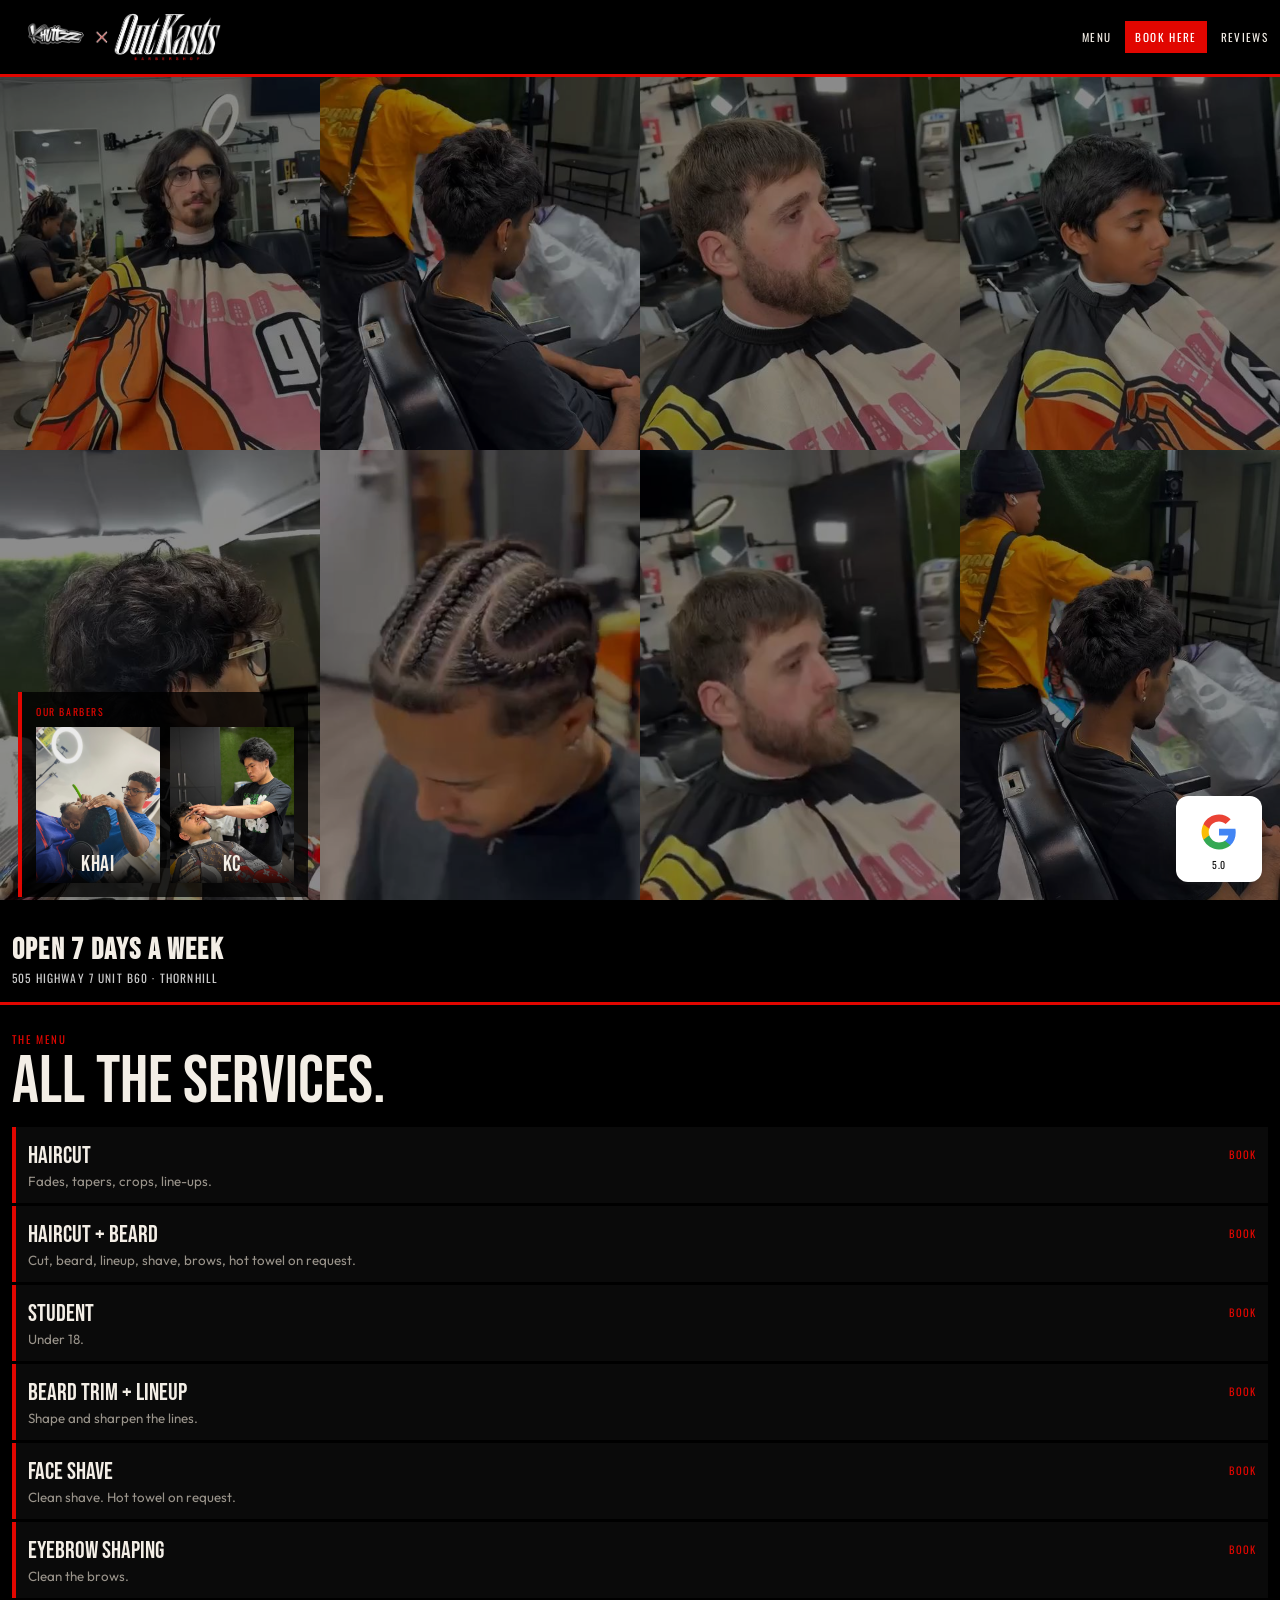
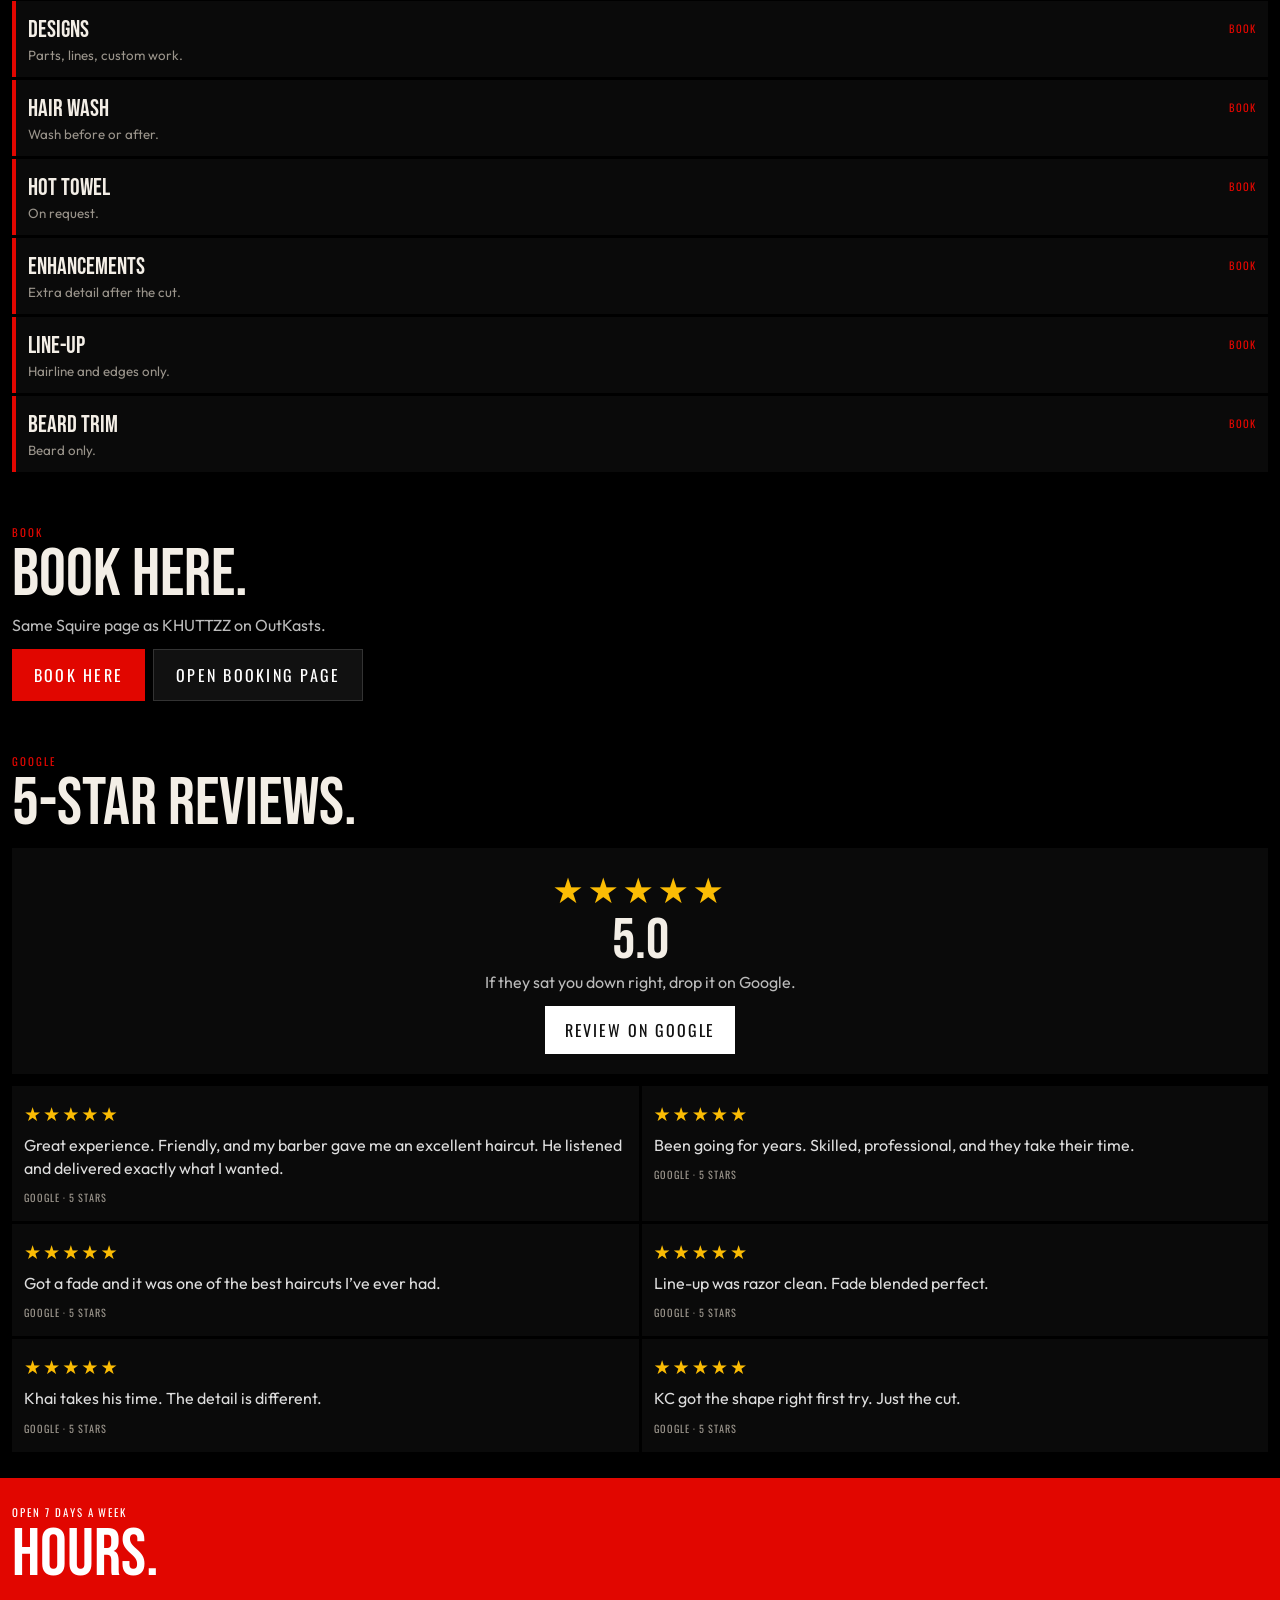
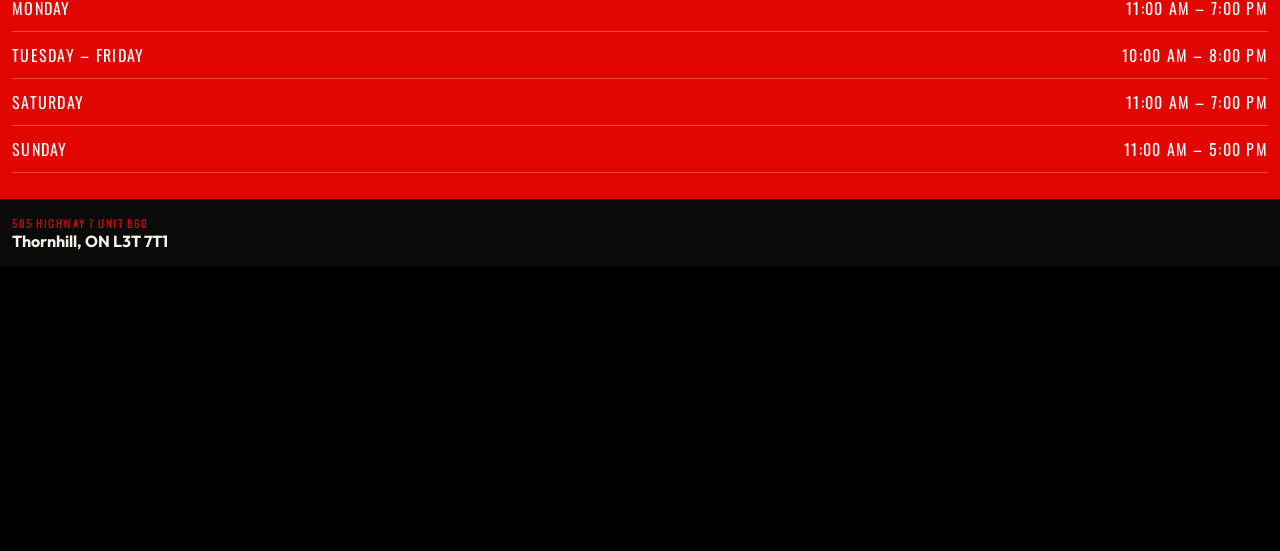
<file: index.html>
<!DOCTYPE html>
<html lang="en">
<head>
  <meta charset="utf-8" />
  <meta name="viewport" content="width=device-width, initial-scale=1, viewport-fit=cover" />
  <title>KHUTTZZ x OutKasts | Thornhill</title>
  <link rel="icon" href="assets/logo.png" />
  <meta name="theme-color" content="#000000" />
  <meta name="apple-mobile-web-app-capable" content="yes" />
  <meta name="description" content="KHUTTZZ x OutKasts. Open 7 days a week. 505 Highway 7 Unit B60, Thornhill." />
  <link rel="preconnect" href="https://fonts.googleapis.com" />
  <link rel="preconnect" href="https://fonts.gstatic.com" crossorigin />
  <link href="https://fonts.googleapis.com/css2?family=Bebas+Neue&family=Oswald:wght@500;600&family=Outfit:wght@400;600&display=swap" rel="stylesheet" />
  <style>
    :root { --red:#e10600; --ink:#f3eee6; --mute:#9a948b; --gold:#fbbc04; }
    * { box-sizing:border-box; margin:0; padding:0; }
    html,body { width:100%; overflow-x:hidden; background:#000; color:var(--ink); }
    body { font-family:Outfit,system-ui,sans-serif; }
    img { display:block; }
    a { color:inherit; text-decoration:none; }
    img[broken] { display:none !important; }

    video::-webkit-media-controls,
    video::-webkit-media-controls-enclosure,
    video::-webkit-media-controls-panel,
    video::-webkit-media-controls-overlay-play-button,
    video::-webkit-media-controls-start-playback-button,
    video::-webkit-media-controls-overlay-enclosure {
      display:none !important;
      opacity:0 !important;
      pointer-events:none !important;
      -webkit-appearance:none;
      width:0 !important;
      height:0 !important;
    }

    .wall {
      position:fixed; inset:0; z-index:0;
      display:grid;
      grid-template-columns:1fr 1fr;
      grid-template-rows:repeat(4,1fr);
      width:100%; height:100%;
      pointer-events:none;
      transform:translateZ(0);
      -webkit-transform:translateZ(0);
    }
    @media (min-width:700px) {
      .wall {
        grid-template-columns:repeat(4,1fr);
        grid-template-rows:1fr 1fr;
      }
    }
    .cell {
      position:relative;
      overflow:hidden;
      background:#000;
    }
    .cell video,
    .cell img {
      position:absolute; inset:0;
      width:100%; height:100%;
      object-fit:cover;
      pointer-events:none;
    }
    .cell img { z-index:1; }
    .cell video { z-index:0; }
    .cell.is-on img { opacity:0; }
    .cell-cover {
      position:absolute; inset:0; z-index:2;
      background:transparent;
      pointer-events:none;
    }
    .shade {
      position:fixed; inset:0; z-index:1; pointer-events:none;
      background:rgba(0,0,0,.45);
    }
    .wrap { position:relative; z-index:2; background:transparent; }
    .block, .bar, .hours, .pin, .menu a, .quotes article, .gbox { background:#000; }

    .top {
      position:sticky; top:0; z-index:20;
      display:flex; justify-content:space-between; align-items:center;
      padding:calc(8px + env(safe-area-inset-top)) 12px 8px;
      background:#000; border-bottom:3px solid var(--red);
    }
    .brand {
      height:48px; width:auto; max-width:min(58vw, 300px);
      object-fit:contain; object-position:left center;
    }
    .top nav { display:flex; gap:14px; align-items:center; flex:none; }
    .top nav a {
      font-family:Oswald,sans-serif; letter-spacing:.12em; text-transform:uppercase; font-size:.7rem;
    }
    .top nav a.book-here {
      background:var(--red); color:#fff; padding:8px 10px;
    }

    .hero {
      position:relative;
      height:calc(100svh - 58px);
      min-height:340px;
      background:transparent;
    }
    .crew {
      position:absolute;
      left:12px;
      bottom:16px;
      z-index:6;
      max-width:calc(100% - 140px);
      padding:10px 12px 12px;
      background:rgba(0,0,0,.78);
      border-left:4px solid var(--red);
    }
    .crew > p {
      font-family:Oswald,sans-serif;
      letter-spacing:.16em;
      text-transform:uppercase;
      font-size:.62rem;
      color:var(--red);
      margin-bottom:8px;
    }
    .crew-row { display:flex; gap:10px; }
    .crew figure { position:relative; width:86px; }
    .crew img {
      width:86px; height:108px;
      object-fit:cover;
    }
    .crew figcaption {
      position:absolute; left:0; right:0; bottom:0;
      padding:16px 4px 6px;
      background:linear-gradient(transparent, rgba(0,0,0,.88));
      font-family:"Bebas Neue",sans-serif;
      font-size:1.15rem;
      letter-spacing:.04em;
      text-align:center;
    }
    @media (min-width:800px) {
      .crew { left:18px; bottom:22px; padding:12px 14px 14px; }
      .crew figure { width:124px; }
      .crew img { width:124px; height:156px; }
      .crew figcaption { font-size:1.35rem; }
    }
    .bar {
      padding:16px 12px; background:#000; border-bottom:3px solid var(--red);
    }
    .bar strong {
      display:block; font-family:"Bebas Neue",sans-serif; font-size:1.9rem;
      letter-spacing:.04em; text-transform:uppercase; line-height:1;
    }
    .bar span {
      display:block; margin-top:4px; font-family:Oswald,sans-serif;
      letter-spacing:.1em; text-transform:uppercase; font-size:.72rem; color:#ccc;
    }

    .block { padding:26px 12px; }
    .kicker { font-family:Oswald,sans-serif; letter-spacing:.18em; text-transform:uppercase; color:var(--red); font-size:.68rem; margin-bottom:6px; }
    h2 { font-family:"Bebas Neue",sans-serif; font-size:clamp(2.2rem,11vw,4.2rem); line-height:.88; font-weight:400; text-transform:uppercase; }

    @media (min-width:800px) {
      .brand { height:58px; max-width:360px; }
    }

    .menu { display:grid; gap:3px; margin-top:14px; }
    .menu a {
      display:flex; justify-content:space-between; align-items:flex-start; gap:14px;
      padding:14px 12px; background:#0a0a0a; border-left:4px solid var(--red);
    }
    .menu strong { font-family:"Bebas Neue",sans-serif; font-size:1.5rem; font-weight:400; }
    .menu small { display:block; color:var(--mute); margin-top:3px; }
    .menu em { font-style:normal; font-family:Oswald,sans-serif; letter-spacing:.1em; text-transform:uppercase; font-size:.66rem; color:var(--red); padding-top:5px; }

    .stars { color:var(--gold); letter-spacing:.1em; font-size:1.2rem; }
    .stars.lg { font-size:2.2rem; }
    .gbox { margin-top:14px; background:#0a0a0a; padding:20px 14px; text-align:center; }
    .gbox .score { font-family:"Bebas Neue",sans-serif; font-size:3.6rem; line-height:.8; margin:6px 0; }
    .gbox p { color:#bbb; margin:8px 0 14px; }
    .gbtn {
      display:inline-grid; place-items:center; min-height:48px; padding:0 20px;
      background:#fff; color:#111; font-family:Oswald,sans-serif; letter-spacing:.12em; text-transform:uppercase;
    }
    .quotes { display:grid; gap:3px; margin-top:12px; }
    @media (min-width:800px) { .quotes { grid-template-columns:1fr 1fr; } }
    .quotes article { background:#0a0a0a; padding:16px 12px; }
    .quotes p { color:#ddd; line-height:1.45; margin-top:8px; }
    .quotes span { display:block; margin-top:10px; font-family:Oswald,sans-serif; letter-spacing:.1em; text-transform:uppercase; font-size:.64rem; color:var(--mute); }

    .book-cta {
      display:flex; flex-wrap:wrap; gap:8px; margin-top:14px;
    }
    .book-cta a {
      display:inline-grid; place-items:center; min-height:52px; padding:0 22px;
      background:var(--red); color:#fff;
      font-family:Oswald,sans-serif; letter-spacing:.14em; text-transform:uppercase;
    }
    .book-cta a.ghost { background:#111; border:1px solid #333; }

    .hours { background:var(--red); color:#fff; }
    .hours li { display:flex; justify-content:space-between; padding:11px 0; border-bottom:1px solid rgba(255,255,255,.28); list-style:none; font-family:Oswald,sans-serif; letter-spacing:.08em; text-transform:uppercase; }

    .pin { display:block; padding:16px 12px; background:#0a0a0a; }
    .pin span { display:block; font-family:Oswald,sans-serif; letter-spacing:.14em; text-transform:uppercase; color:var(--red); font-size:.68rem; }
    .map iframe { width:100%; height:280px; border:0; }

    .gfloat {
      position:fixed; z-index:30; right:14px;
      bottom:calc(16px + env(safe-area-inset-bottom));
      width:80px; height:80px; padding:0 0 12px; gap:0;
      display:grid; place-items:center;
      background:#fff; color:#111;
      border-radius:12px;
      overflow:hidden;
      box-shadow:0 10px 28px rgba(0,0,0,.45);
    }
    .gfloat svg { width:34px; height:34px; }
    .gfloat span { display:none; }
    .gfloat::after {
      content:"5.0";
      position:absolute;
      bottom:8px;
      font-family:Oswald,sans-serif;
      font-size:.58rem;
      letter-spacing:.08em;
      color:#111;
    }

    @media (min-width:860px) {
      .gfloat { width:86px; height:86px; bottom:18px; right:18px; padding-bottom:14px; }
      .gfloat svg { width:38px; height:38px; }
      .gfloat::after { font-size:.62rem; bottom:10px; }
    }
  </style>
</head>
<body>
  <div class="wall" aria-hidden="true">
    <div class="cell">
      <img alt="" src="assets/reels/1.jpg" />
      <video muted autoplay loop playsinline webkit-playsinline preload="auto" disablepictureinpicture controlslist="nodownload nofullscreen noremoteplayback"></video>
      <span class="cell-cover"></span>
    </div>
    <div class="cell">
      <img alt="" src="assets/reels/2.jpg" />
      <video muted autoplay loop playsinline webkit-playsinline preload="auto" disablepictureinpicture controlslist="nodownload nofullscreen noremoteplayback"></video>
      <span class="cell-cover"></span>
    </div>
    <div class="cell">
      <img alt="" src="assets/reels/3.jpg" />
      <video muted autoplay loop playsinline webkit-playsinline preload="auto" disablepictureinpicture controlslist="nodownload nofullscreen noremoteplayback"></video>
      <span class="cell-cover"></span>
    </div>
    <div class="cell">
      <img alt="" src="assets/reels/4.jpg" />
      <video muted autoplay loop playsinline webkit-playsinline preload="auto" disablepictureinpicture controlslist="nodownload nofullscreen noremoteplayback"></video>
      <span class="cell-cover"></span>
    </div>
    <div class="cell">
      <img alt="" src="assets/reels/5.jpg" />
      <video muted autoplay loop playsinline webkit-playsinline preload="auto" disablepictureinpicture controlslist="nodownload nofullscreen noremoteplayback"></video>
      <span class="cell-cover"></span>
    </div>
    <div class="cell">
      <img alt="" src="assets/reels/7.jpg" />
      <video muted autoplay loop playsinline webkit-playsinline preload="auto" disablepictureinpicture controlslist="nodownload nofullscreen noremoteplayback"></video>
      <span class="cell-cover"></span>
    </div>
    <div class="cell">
      <img alt="" src="assets/reels/8.jpg" />
      <video muted autoplay loop playsinline webkit-playsinline preload="auto" disablepictureinpicture controlslist="nodownload nofullscreen noremoteplayback"></video>
      <span class="cell-cover"></span>
    </div>
    <div class="cell">
      <img alt="" src="assets/reels/9.jpg" />
      <video muted autoplay loop playsinline webkit-playsinline preload="auto" disablepictureinpicture controlslist="nodownload nofullscreen noremoteplayback"></video>
      <span class="cell-cover"></span>
    </div>
  </div>
  <div class="shade"></div>
  <div class="wrap">
  <header class="top">
    <a href="index.html">
      <img class="brand" src="assets/collab.jpg" width="200" height="89" alt="KHUTTZZ x OutKasts" onerror="this.remove()" />
    </a>
    <nav>
      <a href="#menu">Menu</a>
      <a class="book-here" href="https://getsquire.com/booking/book/khuttzz-x-outkasts-barbershop-thronhill" target="_blank" rel="noopener">Book Here</a>
      <a href="#reviews">Reviews</a>
    </nav>
  </header>

  <section class="hero">
    <aside class="crew">
      <p>Our Barbers</p>
      <div class="crew-row">
        <figure>
          <img src="assets/khai.jpg" alt="Khai" />
          <figcaption>Khai</figcaption>
        </figure>
        <figure>
          <img src="assets/kc.jpg" alt="KC" />
          <figcaption>KC</figcaption>
        </figure>
      </div>
    </aside>
  </section>
  <section class="bar">
    <strong>Open 7 days a week</strong>
    <span>505 Highway 7 Unit B60 · Thornhill</span>
  </section>

  <section class="block" id="menu">
    <p class="kicker">The menu</p>
    <h2>All the services.</h2>
    <div class="menu">
      <a href="https://getsquire.com/booking/book/khuttzz-x-outkasts-barbershop-thronhill" target="_blank" rel="noopener"><span><strong>Haircut</strong><small>Fades, tapers, crops, line-ups.</small></span><em>Book</em></a>
      <a href="https://getsquire.com/booking/book/khuttzz-x-outkasts-barbershop-thronhill" target="_blank" rel="noopener"><span><strong>Haircut + Beard</strong><small>Cut, beard, lineup, shave, brows, hot towel on request.</small></span><em>Book</em></a>
      <a href="https://getsquire.com/booking/book/khuttzz-x-outkasts-barbershop-thronhill" target="_blank" rel="noopener"><span><strong>Student</strong><small>Under 18.</small></span><em>Book</em></a>
      <a href="https://getsquire.com/booking/book/khuttzz-x-outkasts-barbershop-thronhill" target="_blank" rel="noopener"><span><strong>Beard Trim + Lineup</strong><small>Shape and sharpen the lines.</small></span><em>Book</em></a>
      <a href="https://getsquire.com/booking/book/khuttzz-x-outkasts-barbershop-thronhill" target="_blank" rel="noopener"><span><strong>Face Shave</strong><small>Clean shave. Hot towel on request.</small></span><em>Book</em></a>
      <a href="https://getsquire.com/booking/book/khuttzz-x-outkasts-barbershop-thronhill" target="_blank" rel="noopener"><span><strong>Eyebrow Shaping</strong><small>Clean the brows.</small></span><em>Book</em></a>
      <a href="https://getsquire.com/booking/book/khuttzz-x-outkasts-barbershop-thronhill" target="_blank" rel="noopener"><span><strong>Designs</strong><small>Parts, lines, custom work.</small></span><em>Book</em></a>
      <a href="https://getsquire.com/booking/book/khuttzz-x-outkasts-barbershop-thronhill" target="_blank" rel="noopener"><span><strong>Hair Wash</strong><small>Wash before or after.</small></span><em>Book</em></a>
      <a href="https://getsquire.com/booking/book/khuttzz-x-outkasts-barbershop-thronhill" target="_blank" rel="noopener"><span><strong>Hot Towel</strong><small>On request.</small></span><em>Book</em></a>
      <a href="https://getsquire.com/booking/book/khuttzz-x-outkasts-barbershop-thronhill" target="_blank" rel="noopener"><span><strong>Enhancements</strong><small>Extra detail after the cut.</small></span><em>Book</em></a>
      <a href="https://getsquire.com/booking/book/khuttzz-x-outkasts-barbershop-thronhill" target="_blank" rel="noopener"><span><strong>Line-up</strong><small>Hairline and edges only.</small></span><em>Book</em></a>
      <a href="https://getsquire.com/booking/book/khuttzz-x-outkasts-barbershop-thronhill" target="_blank" rel="noopener"><span><strong>Beard Trim</strong><small>Beard only.</small></span><em>Book</em></a>
    </div>
  </section>

  <section class="block book" id="book">
    <p class="kicker">Book</p>
    <h2>Book Here.</h2>
    <p style="color:#bbb;margin:10px 0 0">Same Squire page as KHUTTZZ on OutKasts.</p>
    <div class="book-cta">
      <a href="https://getsquire.com/booking/book/khuttzz-x-outkasts-barbershop-thronhill" target="_blank" rel="noopener">Book Here</a>
      <a class="ghost" href="book.html">Open booking page</a>
    </div>
  </section>

  <section class="block" id="reviews">
    <p class="kicker">Google</p>
    <h2>5-star reviews.</h2>
    <div class="gbox">
      <div class="stars lg">★★★★★</div>
      <div class="score">5.0</div>
      <p>If they sat you down right, drop it on Google.</p>
      <a class="gbtn" href="https://www.google.com/maps/search/?api=1&amp;query=KHUTTZZ+x+OutKasts+Barbershop%2C+505+Highway+7+Unit+B60%2C+Thornhill%2C+ON" target="_blank" rel="noopener">Review on Google</a>
    </div>
    <div class="quotes">
      <article><div class="stars">★★★★★</div><p>Great experience. Friendly, and my barber gave me an excellent haircut. He listened and delivered exactly what I wanted.</p><span>Google · 5 stars</span></article>
      <article><div class="stars">★★★★★</div><p>Been going for years. Skilled, professional, and they take their time.</p><span>Google · 5 stars</span></article>
      <article><div class="stars">★★★★★</div><p>Got a fade and it was one of the best haircuts I’ve ever had.</p><span>Google · 5 stars</span></article>
      <article><div class="stars">★★★★★</div><p>Line-up was razor clean. Fade blended perfect.</p><span>Google · 5 stars</span></article>
      <article><div class="stars">★★★★★</div><p>Khai takes his time. The detail is different.</p><span>Google · 5 stars</span></article>
      <article><div class="stars">★★★★★</div><p>KC got the shape right first try. Just the cut.</p><span>Google · 5 stars</span></article>
    </div>
  </section>

  <section class="block hours">
    <p class="kicker" style="color:#fff">Open 7 days a week</p>
    <h2>Hours.</h2>
    <ul>
      <li><span>Monday</span><span>11:00 AM – 7:00 PM</span></li>
      <li><span>Tuesday – Friday</span><span>10:00 AM – 8:00 PM</span></li>
      <li><span>Saturday</span><span>11:00 AM – 7:00 PM</span></li>
      <li><span>Sunday</span><span>11:00 AM – 5:00 PM</span></li>
    </ul>
  </section>

  <section id="map">
    <a class="pin" href="https://maps.google.com/?q=505+Highway+7+Unit+B60,+Thornhill,+ON+L3T+7T1">
      <span>505 Highway 7 Unit B60</span>
      <strong>Thornhill, ON L3T 7T1</strong>
    </a>
    <div class="map">
      <iframe title="Map" src="https://maps.google.com/maps?q=505%20Highway%207%20Unit%20B60%2C%20Thornhill%2C%20ON%20L3T%207T1&z=15&output=embed" loading="lazy"></iframe>
    </div>
  </section>

  <a class="gfloat" href="https://www.google.com/maps/search/?api=1&amp;query=KHUTTZZ+x+OutKasts+Barbershop%2C+505+Hwy+7+Unit+B60%2C+Thornhill%2C+ON+L3T+7T1" target="_blank" rel="noopener" aria-label="Leave a 5 star Google review">
    <svg viewBox="0 0 24 24" width="24" height="24" aria-hidden="true">
      <path fill="#4285F4" d="M22.56 12.25c0-.78-.07-1.53-.2-2.25H12v4.26h5.92c-.26 1.37-1.04 2.53-2.21 3.31v2.77h3.57c2.08-1.92 3.28-4.74 3.28-8.09z"/>
      <path fill="#34A853" d="M12 23c2.97 0 5.46-.98 7.28-2.66l-3.57-2.77c-.98.66-2.23 1.06-3.71 1.06-2.86 0-5.29-1.93-6.16-4.53H2.18v2.84C3.99 20.53 7.7 23 12 23z"/>
      <path fill="#FBBC05" d="M5.84 14.09c-.22-.66-.35-1.36-.35-2.09s.13-1.43.35-2.09V7.07H2.18C1.43 8.55 1 10.22 1 12s.43 3.45 1.18 4.93l3.66-2.84z"/>
      <path fill="#EA4335" d="M12 5.38c1.62 0 3.06.56 4.21 1.64l3.15-3.15C17.45 2.09 14.97 1 12 1 7.7 1 3.99 3.47 2.18 7.07l3.66 2.84c.87-2.6 3.3-4.53 6.16-4.53z"/>
    </svg>
    <span>
      <span class="stars">★★★★★</span>
      <b>5.0 Google</b>
      <small>Leave a review</small>
    </span>
  </a>

  </div>
  <script>
    (function () {
      function clip(n) {
        return { src: "assets/reels/" + n + ".mp4", poster: "assets/reels/" + n + ".jpg" };
      }
      var PAIRS = [
        [clip(1), clip(10)],
        [clip(2), clip(11)],
        [clip(3), clip(13)],
        [clip(4), clip(18)],
        [clip(5), clip(19)],
        [clip(7), clip(21)],
        [clip(8), clip(23)],
        [clip(9), clip(24)]
      ];
      var cells = document.querySelectorAll(".wall .cell");
      var slots = [];

      function prep(v) {
        v.muted = true;
        v.defaultMuted = true;
        v.autoplay = true;
        v.loop = true;
        v.controls = false;
        v.playsInline = true;
        v.setAttribute("playsinline", "");
        v.setAttribute("webkit-playsinline", "");
        v.setAttribute("muted", "");
        v.disablePictureInPicture = true;
      }

      function playSafe(v) {
        prep(v);
        var p = v.play();
        if (p && p.catch) p.catch(function () {});
      }

      Array.prototype.forEach.call(cells, function (cell, slot) {
        var pair = PAIRS[slot];
        if (!pair) return;
        var v = cell.querySelector("video");
        var poster = cell.querySelector("img");
        var state = { cell: cell, v: v, poster: poster, which: 0, plays: 0, lastT: 0, lock: false };
        slots.push(state);
        prep(v);

        function show() {
          var clip = pair[state.which];
          poster.src = clip.poster;
          cell.classList.remove("is-on");
          v.src = clip.src;
          v.load();
          playSafe(v);
        }

        v.addEventListener("playing", function () {
          cell.classList.add("is-on");
        });
        v.addEventListener("pause", function () {
          if (document.hidden) return;
          playSafe(v);
        });

        v.addEventListener("timeupdate", function () {
          if (state.lock) return;
          var t = v.currentTime || 0;
          if (state.lastT > 1.4 && t < 0.45) {
            state.plays += 1;
            if (state.plays >= 2) {
              state.plays = 0;
              state.lock = true;
              state.which = state.which ? 0 : 1;
              show();
              setTimeout(function () { state.lock = false; state.lastT = 0; }, 700);
            }
          }
          state.lastT = t;
        });

        show();
      });

      function playLive() {
        slots.forEach(function (s) { playSafe(s.v); });
      }
      document.addEventListener("DOMContentLoaded", playLive);
      window.addEventListener("load", playLive);
      window.addEventListener("pageshow", playLive);
      window.addEventListener("focus", playLive);
      document.addEventListener("visibilitychange", function () {
        if (!document.hidden) playLive();
      });
      document.addEventListener("touchstart", playLive, { passive: true });
      document.addEventListener("click", playLive);
      document.querySelectorAll("img").forEach(function (el) {
        if (el.closest(".wall")) return;
        el.addEventListener("error", function () { el.remove(); });
      });
    })();
  </script>
</body>
</html>
</file>
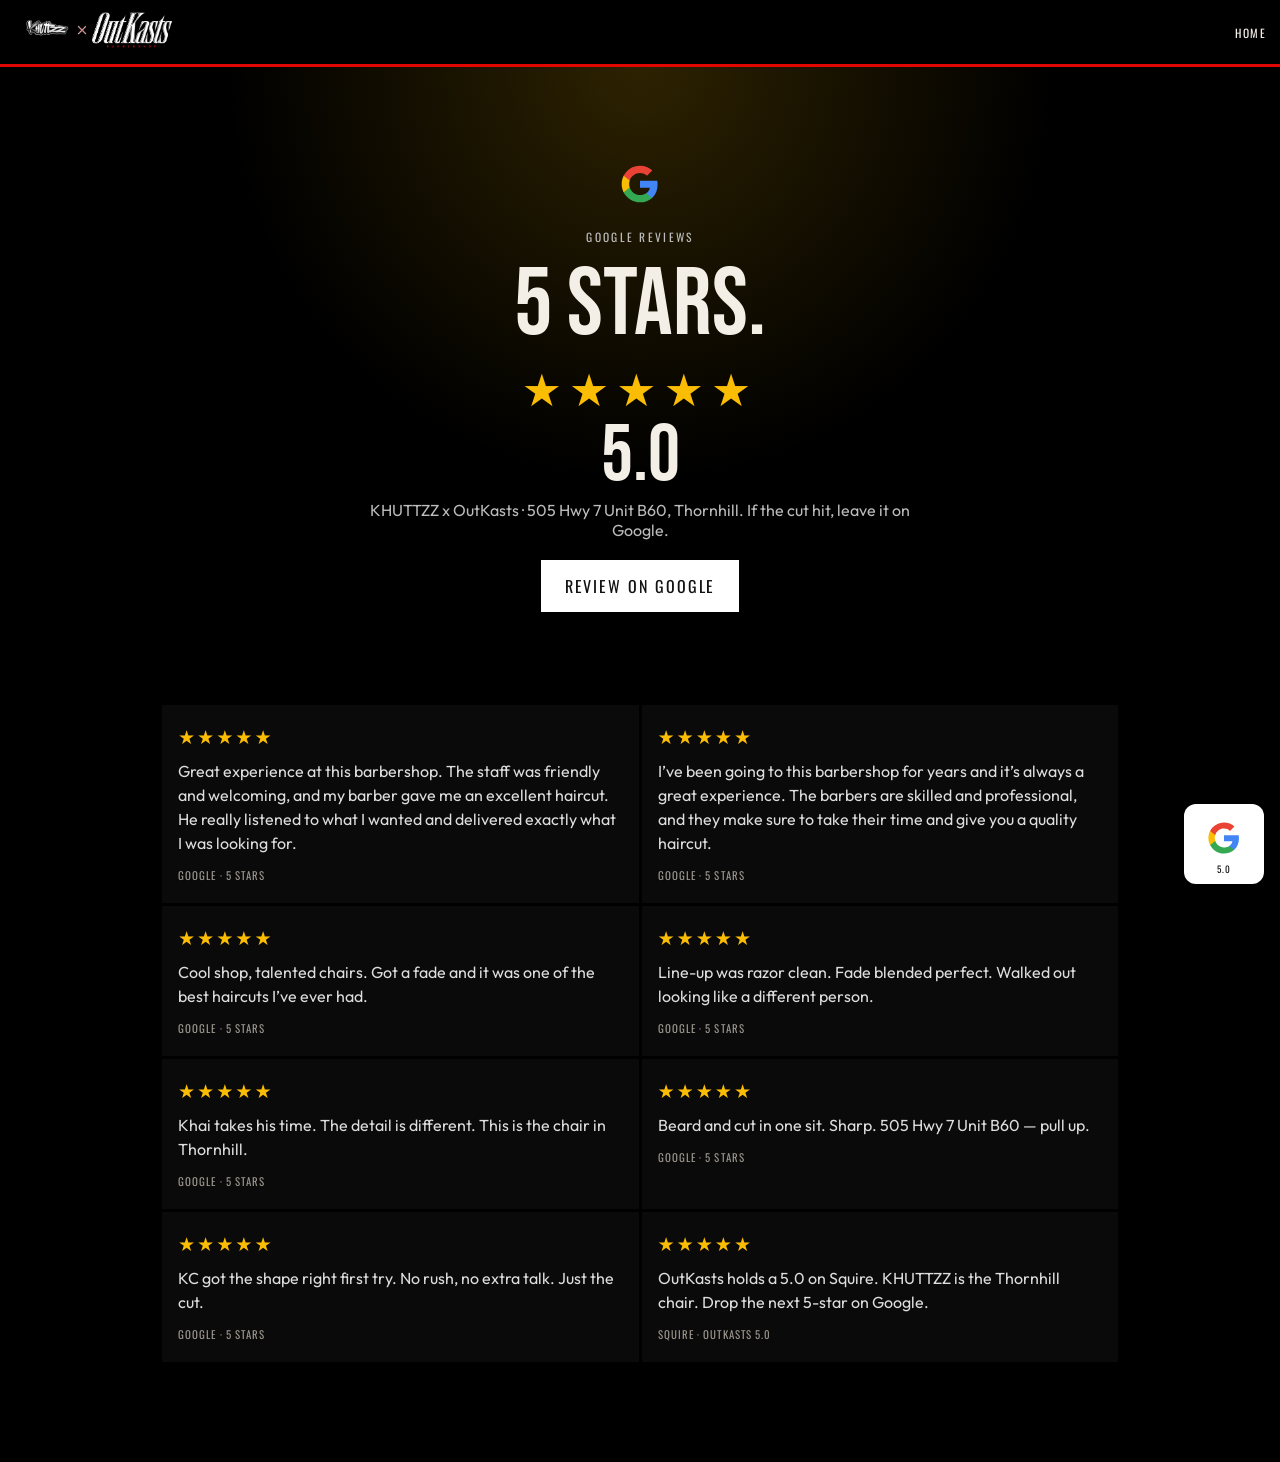
<file: reviews.html>
<!DOCTYPE html>
<html lang="en">
<head>
  <meta charset="utf-8" />
  <meta name="viewport" content="width=device-width, initial-scale=1, viewport-fit=cover" />
  <title>Google Reviews · KHUTTZZ x OutKasts</title>
  <link rel="icon" href="assets/logo.png" />
  <meta name="theme-color" content="#000000" />
  <meta name="apple-mobile-web-app-capable" content="yes" />
  <meta name="description" content="Leave a 5-star Google review for KHUTTZZ x OutKasts Barbershop, Thornhill." />
  <link rel="preconnect" href="https://fonts.googleapis.com" />
  <link rel="preconnect" href="https://fonts.gstatic.com" crossorigin />
  <link href="https://fonts.googleapis.com/css2?family=Bebas+Neue&family=Oswald:wght@500;600&family=Outfit:wght@400;600&display=swap" rel="stylesheet" />
  <style>
    :root { --red:#e10600; --ink:#f3eee6; --mute:#9a948b; --gold:#fbbc04; }
    * { box-sizing:border-box; margin:0; padding:0; }
    html,body { width:100%; overflow-x:hidden; background:#000; color:var(--ink); }
    body { font-family:Outfit,system-ui,sans-serif; min-height:100svh; }
    a { color:inherit; text-decoration:none; }

    .top {
      position:sticky; top:0; z-index:10;
      display:flex; justify-content:space-between; align-items:center;
      padding:calc(8px + env(safe-area-inset-top)) 14px 8px;
      background:#000; border-bottom:3px solid var(--red);
    }
    .brand {
      height:44px; width:auto; max-width:min(58vw, 300px);
      object-fit:contain; object-position:left center;
    }
    .top > a:not(:has(img)) { font-family:Oswald,sans-serif; letter-spacing:.12em; text-transform:uppercase; font-size:.72rem; }

    .hero {
      min-height:70svh; display:grid; place-items:center; text-align:center;
      padding:40px 16px 28px;
      background:
        radial-gradient(circle at 50% 0%, rgba(251,188,4,.18), transparent 46%),
        #000;
    }
    .kicker { font-family:Oswald,sans-serif; letter-spacing:.2em; text-transform:uppercase; color:var(--red); font-size:.72rem; margin-bottom:8px; }
    h1 { font-family:"Bebas Neue",sans-serif; font-size:clamp(3rem,14vw,6rem); line-height:.85; font-weight:400; }
    .stars { color:var(--gold); letter-spacing:.16em; font-size:2.8rem; margin:14px 0 6px; }
    .score { font-family:"Bebas Neue",sans-serif; font-size:5rem; line-height:.8; }
    .hero p { color:#bbb; max-width:36rem; margin:12px auto 20px; }
    .gbtn {
      display:inline-grid; place-items:center; min-height:52px; padding:0 24px;
      background:#fff; color:#111; font-family:Oswald,sans-serif;
      letter-spacing:.12em; text-transform:uppercase;
    }
    .gmark { width:40px; height:40px; margin:0 auto 8px; }

    .list { padding:8px 12px 100px; display:grid; gap:3px; }
    @media (min-width:800px) { .list { grid-template-columns:1fr 1fr; max-width:980px; margin:0 auto; } }
    article { background:#0a0a0a; padding:20px 16px; }
    article .stars { font-size:1.2rem; letter-spacing:.1em; margin:0 0 10px; }
    article p { color:#ddd; line-height:1.5; }
    article span { display:block; margin-top:12px; font-family:Oswald,sans-serif; letter-spacing:.1em; text-transform:uppercase; font-size:.68rem; color:var(--mute); }

    .gfloat {
      position:fixed; z-index:30; right:16px; bottom:calc(16px + env(safe-area-inset-bottom));
      width:80px; height:80px; padding:0 0 12px;
      display:grid; place-items:center;
      background:#fff;
      border-radius:12px;
      overflow:hidden;
      box-shadow:0 10px 28px rgba(0,0,0,.45);
    }
    .gfloat svg { width:34px; height:34px; }
    .gfloat span { display:none; }
    .gfloat::after {
      content:"5.0";
      position:absolute; bottom:8px;
      font-family:Oswald,sans-serif; font-size:.58rem; letter-spacing:.08em; color:#111;
    }
  </style>
</head>
<body>
  <header class="top">
    <a href="index.html">
      <img class="brand" src="assets/collab.jpg" width="200" height="89" alt="KHUTTZZ x OutKasts" onerror="this.remove()" />
    </a>
    <a href="index.html">Home</a>
  </header>

  <section class="hero">
    <div>
      <svg class="gmark" viewBox="0 0 24 24" aria-hidden="true">
        <path fill="#4285F4" d="M22.56 12.25c0-.78-.07-1.53-.2-2.25H12v4.26h5.92c-.26 1.37-1.04 2.53-2.21 3.31v2.77h3.57c2.08-1.92 3.28-4.74 3.28-8.09z"/>
        <path fill="#34A853" d="M12 23c2.97 0 5.46-.98 7.28-2.66l-3.57-2.77c-.98.66-2.23 1.06-3.71 1.06-2.86 0-5.29-1.93-6.16-4.53H2.18v2.84C3.99 20.53 7.7 23 12 23z"/>
        <path fill="#FBBC05" d="M5.84 14.09c-.22-.66-.35-1.36-.35-2.09s.13-1.43.35-2.09V7.07H2.18C1.43 8.55 1 10.22 1 12s.43 3.45 1.18 4.93l3.66-2.84z"/>
        <path fill="#EA4335" d="M12 5.38c1.62 0 3.06.56 4.21 1.64l3.15-3.15C17.45 2.09 14.97 1 12 1 7.7 1 3.99 3.47 2.18 7.07l3.66 2.84c.87-2.6 3.3-4.53 6.16-4.53z"/>
      </svg>
      <p class="kicker">Google reviews</p>
      <h1>5 stars.</h1>
      <div class="stars" aria-label="5 stars">★★★★★</div>
      <div class="score">5.0</div>
      <p>KHUTTZZ x OutKasts · 505 Hwy 7 Unit B60, Thornhill. If the cut hit, leave it on Google.</p>
      <a class="gbtn" href="https://www.google.com/maps/search/?api=1&amp;query=KHUTTZZ+x+OutKasts+Barbershop%2C+505+Hwy+7+Unit+B60%2C+Thornhill%2C+ON+L3T+7T1" target="_blank" rel="noopener">Review on Google</a>
    </div>
  </section>

  <section class="list">
    <article>
      <div class="stars">★★★★★</div>
      <p>Great experience at this barbershop. The staff was friendly and welcoming, and my barber gave me an excellent haircut. He really listened to what I wanted and delivered exactly what I was looking for.</p>
      <span>Google · 5 stars</span>
    </article>
    <article>
      <div class="stars">★★★★★</div>
      <p>I’ve been going to this barbershop for years and it’s always a great experience. The barbers are skilled and professional, and they make sure to take their time and give you a quality haircut.</p>
      <span>Google · 5 stars</span>
    </article>
    <article>
      <div class="stars">★★★★★</div>
      <p>Cool shop, talented chairs. Got a fade and it was one of the best haircuts I’ve ever had.</p>
      <span>Google · 5 stars</span>
    </article>
    <article>
      <div class="stars">★★★★★</div>
      <p>Line-up was razor clean. Fade blended perfect. Walked out looking like a different person.</p>
      <span>Google · 5 stars</span>
    </article>
    <article>
      <div class="stars">★★★★★</div>
      <p>Khai takes his time. The detail is different. This is the chair in Thornhill.</p>
      <span>Google · 5 stars</span>
    </article>
    <article>
      <div class="stars">★★★★★</div>
      <p>Beard and cut in one sit. Sharp. 505 Hwy 7 Unit B60 — pull up.</p>
      <span>Google · 5 stars</span>
    </article>
    <article>
      <div class="stars">★★★★★</div>
      <p>KC got the shape right first try. No rush, no extra talk. Just the cut.</p>
      <span>Google · 5 stars</span>
    </article>
    <article>
      <div class="stars">★★★★★</div>
      <p>OutKasts holds a 5.0 on Squire. KHUTTZZ is the Thornhill chair. Drop the next 5-star on Google.</p>
      <span>Squire · OutKasts 5.0</span>
    </article>
  </section>

  <a class="gfloat" href="https://www.google.com/maps/search/?api=1&amp;query=KHUTTZZ+x+OutKasts+Barbershop%2C+505+Hwy+7+Unit+B60%2C+Thornhill%2C+ON+L3T+7T1" target="_blank" rel="noopener" aria-label="Leave a 5 star Google review">
    <svg viewBox="0 0 24 24" aria-hidden="true">
      <path fill="#4285F4" d="M22.56 12.25c0-.78-.07-1.53-.2-2.25H12v4.26h5.92c-.26 1.37-1.04 2.53-2.21 3.31v2.77h3.57c2.08-1.92 3.28-4.74 3.28-8.09z"/>
      <path fill="#34A853" d="M12 23c2.97 0 5.46-.98 7.28-2.66l-3.57-2.77c-.98.66-2.23 1.06-3.71 1.06-2.86 0-5.29-1.93-6.16-4.53H2.18v2.84C3.99 20.53 7.7 23 12 23z"/>
      <path fill="#FBBC05" d="M5.84 14.09c-.22-.66-.35-1.36-.35-2.09s.13-1.43.35-2.09V7.07H2.18C1.43 8.55 1 10.22 1 12s.43 3.45 1.18 4.93l3.66-2.84z"/>
      <path fill="#EA4335" d="M12 5.38c1.62 0 3.06.56 4.21 1.64l3.15-3.15C17.45 2.09 14.97 1 12 1 7.7 1 3.99 3.47 2.18 7.07l3.66 2.84c.87-2.6 3.3-4.53 6.16-4.53z"/>
    </svg>
    <span>
      <span class="stars">★★★★★</span>
      <b>5.0 Google</b>
      <small>Leave a review</small>
    </span>
  </a>
</body>
</html>
</file>
